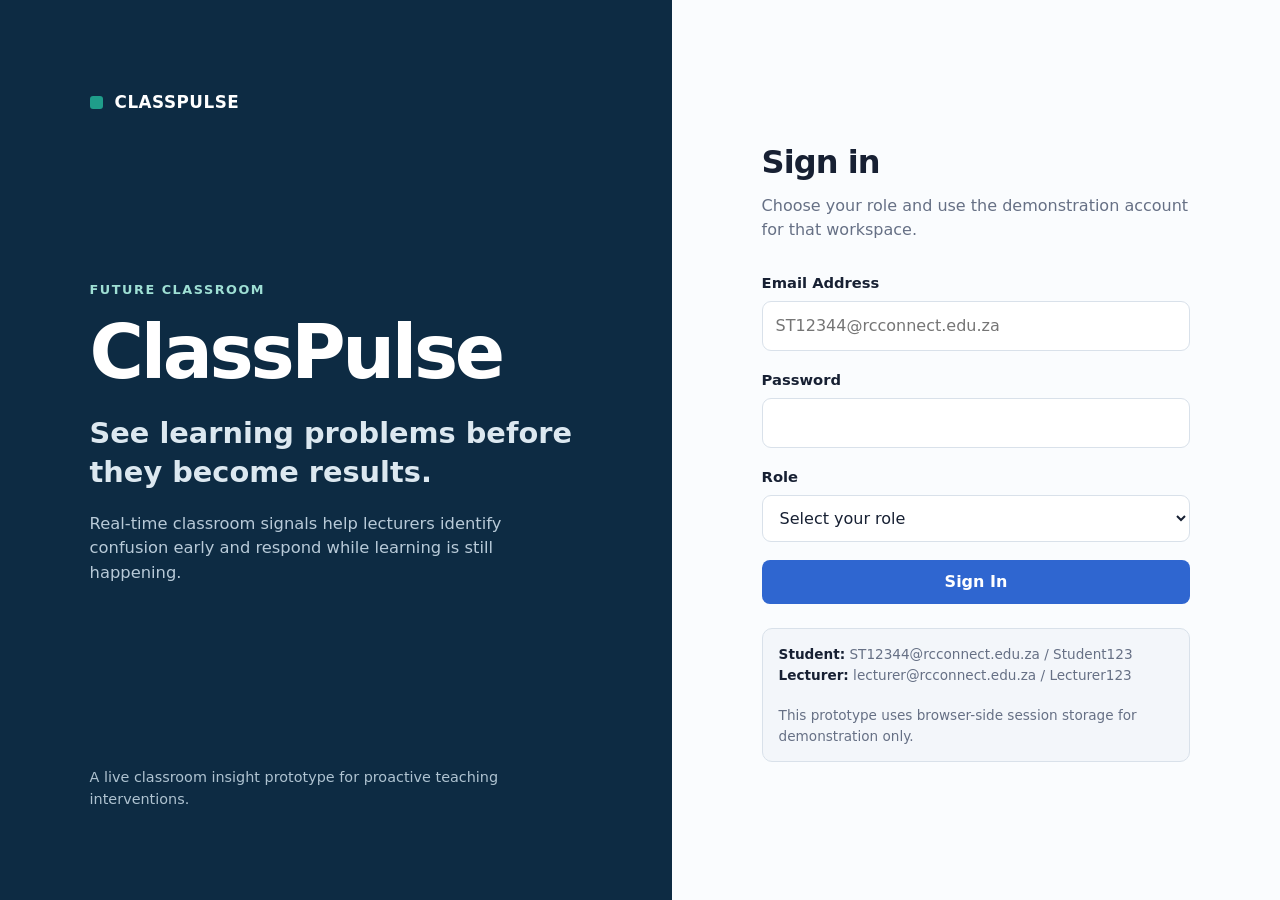
<file: index.html>
<!DOCTYPE html>
<html lang="en">
<head><meta charset="UTF-8"><meta name="viewport" content="width=device-width,initial-scale=1.0"><title>ClassPulse | Sign In</title><link rel="stylesheet" href="css/styles.css"></head>
<body data-role="public">
<a class="skip-link" href="#loginForm">Skip to sign in</a>
<main class="login-page">
  <section class="login-brand" aria-labelledby="brandTitle">
    <div class="brand-mark"><span class="brand-dot"></span> CLASSPULSE</div>
    <div class="login-hero">
      <div class="eyebrow">Future Classroom</div>
      <h1 id="brandTitle">ClassPulse</h1>
      <h2>See learning problems before they become results.</h2>
      <p>Real-time classroom signals help lecturers identify confusion early and respond while learning is still happening.</p>
    </div>
    <div class="login-meta">A live classroom insight prototype for proactive teaching interventions.</div>
  </section>
  <section class="login-panel">
    <div class="login-card">
      <h2>Sign in</h2><p>Choose your role and use the demonstration account for that workspace.</p>
      <form id="loginForm" novalidate>
        <div class="form-group"><label for="email">Email Address</label><input class="form-control" id="email" type="email" autocomplete="username" placeholder="ST12344@rcconnect.edu.za" required></div>
        <div class="form-group"><label for="password">Password</label><input class="form-control" id="password" type="password" autocomplete="current-password" required></div>
        <div class="form-group"><label for="role">Role</label><select class="form-control" id="role" required><option value="">Select your role</option><option value="Student">Student</option><option value="Lecturer">Lecturer</option></select></div>
        <div class="inline-error" id="loginError" role="alert"></div>
        <button class="btn btn-primary btn-block" type="submit">Sign In</button>
      </form>
      <div class="demo-box"><strong>Student:</strong> ST12344@rcconnect.edu.za / Student123<br><strong>Lecturer:</strong> lecturer@rcconnect.edu.za / Lecturer123<br><br>This prototype uses browser-side session storage for demonstration only.</div>
    </div>
  </section>
</main>
<script src="js/app.js"></script><script src="js/auth.js"></script>
</body></html>
</file>
<file: css/styles.css>
/* ClassPulse shared styles */
:root {
  --navy-dark: #0D2B43;
  --navy: #123A5A;
  --blue: #2F66D0;
  --teal: #1F9D8A;
  --green: #1E8E63;
  --amber: #D99016;
  --red: #D94B4B;
  --bg: #F3F6FA;
  --white: #FFFFFF;
  --text: #172033;
  --muted: #667085;
  --border: #D9E1EA;
  --shadow: 0 10px 30px rgba(13, 43, 67, 0.08);
  --radius: 14px;
  --sidebar: 250px;
}

* { box-sizing: border-box; }
html { scroll-behavior: smooth; }
body {
  margin: 0;
  font-family: Inter, ui-sans-serif, system-ui, -apple-system, BlinkMacSystemFont, "Segoe UI", sans-serif;
  color: var(--text);
  background: var(--bg);
  line-height: 1.5;
}
button, input, select, textarea { font: inherit; }
button, a, select, input, textarea { outline: none; }
a { color: inherit; text-decoration: none; }
button { border: 0; }
button, .button, .nav-link, .choice-card { -webkit-tap-highlight-color: transparent; }
button:focus-visible, a:focus-visible, input:focus-visible, select:focus-visible, textarea:focus-visible {
  outline: 3px solid rgba(47,102,208,.25);
  outline-offset: 2px;
}

.skip-link { position: absolute; left: -9999px; top: 0; }
.skip-link:focus { left: 12px; top: 12px; background: #fff; padding: 10px 14px; z-index: 9999; border-radius: 8px; }

/* Login */
.login-page { min-height: 100vh; display: grid; grid-template-columns: minmax(0, 1.05fr) minmax(420px, .95fr); background: var(--white); }
.login-brand { background: var(--navy-dark); color: white; padding: clamp(42px, 7vw, 96px); display: flex; flex-direction: column; justify-content: space-between; min-height: 100vh; }
.brand-mark { display: inline-flex; align-items: center; gap: 12px; font-weight: 800; letter-spacing: .03em; font-size: 1.05rem; }
.brand-dot { width: 13px; height: 13px; background: var(--teal); border-radius: 3px; display: inline-block; }
.login-hero { max-width: 690px; }
.login-hero .eyebrow { color: #9EDFD4; font-weight: 700; text-transform: uppercase; letter-spacing: .12em; font-size: .8rem; margin-bottom: 18px; }
.login-hero h1 { font-size: clamp(2.8rem, 5.8vw, 5.5rem); line-height: .98; margin: 0 0 24px; letter-spacing: -.045em; }
.login-hero h2 { font-size: clamp(1.2rem, 2.3vw, 1.8rem); font-weight: 600; line-height: 1.35; max-width: 620px; margin: 0 0 20px; color: #DCE8F0; }
.login-hero p { color: #B8CAD8; font-size: 1.02rem; max-width: 610px; }
.login-meta { color: #AFC3D1; font-size: .9rem; }
.login-panel { display: flex; align-items: center; justify-content: center; padding: 50px 7vw; background: #FAFCFE; }
.login-card { width: min(470px, 100%); }
.login-card h2 { margin: 0 0 8px; font-size: 2rem; letter-spacing: -.03em; }
.login-card > p { margin: 0 0 30px; color: var(--muted); }
.form-group { margin-bottom: 18px; }
.form-group label { display: block; margin-bottom: 7px; font-weight: 700; font-size: .92rem; }
.form-control { width: 100%; border: 1px solid var(--border); background: white; border-radius: 9px; padding: 12px 13px; min-height: 46px; color: var(--text); transition: border-color .2s, box-shadow .2s; }
.form-control:hover { border-color: #B7C3D0; }
.form-control:focus { border-color: var(--blue); box-shadow: 0 0 0 3px rgba(47,102,208,.12); }
textarea.form-control { min-height: 108px; resize: vertical; }
.form-hint { color: var(--muted); font-size: .84rem; margin-top: 6px; }
.inline-error { min-height: 24px; color: #B42318; background: #FEF3F2; border: 1px solid #FECACA; border-radius: 8px; padding: 9px 11px; font-size: .9rem; margin: 4px 0 14px; display: none; }
.inline-error.show { display: block; }
.demo-box { margin-top: 24px; padding: 15px 16px; border: 1px solid var(--border); background: var(--bg); border-radius: 10px; font-size: .85rem; color: var(--muted); }
.demo-box strong { color: var(--text); }

/* Buttons */
.btn { display: inline-flex; align-items: center; justify-content: center; gap: 8px; min-height: 42px; padding: 10px 16px; border-radius: 8px; font-weight: 700; cursor: pointer; transition: transform .12s ease, background .2s, border-color .2s, opacity .2s; }
.btn:hover { transform: translateY(-1px); }
.btn:active { transform: translateY(0); }
.btn-primary { color: white; background: var(--blue); }
.btn-primary:hover { background: #2559BD; }
.btn-secondary { color: var(--navy-dark); background: white; border: 1px solid var(--border); }
.btn-secondary:hover { border-color: #B4C0CE; background: #F8FAFC; }
.btn-success { color: white; background: var(--green); }
.btn-warning { color: #4B2A00; background: #F7E7C3; border: 1px solid #E6C778; }
.btn-danger { color: white; background: var(--red); }
.btn-block { width: 100%; }
.btn-small { min-height: 34px; padding: 7px 11px; font-size: .86rem; }
.btn[disabled] { cursor: not-allowed; opacity: .55; transform: none; }

/* App shell */
.app-shell { min-height: 100vh; }
.sidebar { position: fixed; inset: 0 auto 0 0; width: var(--sidebar); background: var(--navy-dark); color: white; padding: 22px 16px; z-index: 1000; display: flex; flex-direction: column; }
.sidebar-brand { display: flex; align-items: center; gap: 10px; font-size: 1.1rem; font-weight: 800; padding: 8px 10px 24px; border-bottom: 1px solid rgba(255,255,255,.12); }
.sidebar .brand-dot { flex: 0 0 auto; }
.sidebar-section { color: #88A1B3; font-size: .72rem; text-transform: uppercase; letter-spacing: .13em; font-weight: 800; padding: 26px 10px 9px; }
.sidebar-nav { display: grid; gap: 5px; }
.nav-link { display: flex; align-items: center; gap: 11px; min-height: 43px; padding: 10px 12px; border-radius: 8px; color: #CFDCE5; font-weight: 650; font-size: .94rem; cursor: pointer; }
.nav-link:hover { color: white; background: rgba(255,255,255,.07); }
.nav-link.active { background: #1C4665; color: white; box-shadow: inset 3px 0 0 var(--teal); }
.nav-icon { width: 20px; height: 20px; display: inline-flex; align-items: center; justify-content: center; font-size: .9rem; color: #AFC3D1; }
.sidebar-footer { margin-top: auto; border-top: 1px solid rgba(255,255,255,.12); padding-top: 16px; }
.sidebar-footer .nav-link { width: 100%; background: transparent; border: 0; text-align: left; }
.main-area { margin-left: var(--sidebar); min-height: 100vh; }
.topbar { height: 70px; background: white; border-bottom: 1px solid var(--border); display: flex; align-items: center; justify-content: space-between; padding: 0 30px; position: sticky; top: 0; z-index: 900; }
.topbar-left { display: flex; align-items: center; gap: 12px; min-width: 0; }
.topbar-title { font-weight: 800; white-space: nowrap; overflow: hidden; text-overflow: ellipsis; }
.session-pill { display: inline-flex; align-items: center; gap: 7px; padding: 6px 9px; background: #ECFDF3; color: #067647; border: 1px solid #ABEFC6; border-radius: 999px; font-size: .78rem; font-weight: 800; }
.session-pill::before { content: ""; width: 7px; height: 7px; border-radius: 50%; background: var(--green); }
.user-chip { color: var(--muted); font-size: .88rem; text-align: right; }
.user-chip strong { display: block; color: var(--text); }
.menu-toggle { display: none; width: 42px; height: 42px; border-radius: 8px; border: 1px solid var(--border); background: white; cursor: pointer; font-size: 1.1rem; }
.page { padding: 30px; max-width: 1500px; margin: 0 auto; }
.page-heading { display: flex; align-items: flex-end; justify-content: space-between; gap: 20px; margin-bottom: 24px; }
.page-heading h1 { margin: 0; font-size: clamp(1.7rem, 2.4vw, 2.45rem); letter-spacing: -.035em; }
.page-heading p { margin: 7px 0 0; color: var(--muted); }
.page-actions { display: flex; gap: 10px; flex-wrap: wrap; }

/* Cards, grids, metrics */
.card { background: white; border: 1px solid var(--border); border-radius: var(--radius); padding: 22px; box-shadow: 0 2px 8px rgba(13,43,67,.025); }
.card h2, .card h3 { margin-top: 0; }
.card h2 { font-size: 1.18rem; }
.card h3 { font-size: 1rem; }
.grid { display: grid; gap: 18px; }
.grid-2 { grid-template-columns: repeat(2, minmax(0, 1fr)); }
.grid-3 { grid-template-columns: repeat(3, minmax(0, 1fr)); }
.grid-4 { grid-template-columns: repeat(4, minmax(0, 1fr)); }
.metric { padding: 18px; border-radius: 11px; border: 1px solid var(--border); background: #fff; }
.metric-label { color: var(--muted); font-size: .78rem; font-weight: 800; text-transform: uppercase; letter-spacing: .09em; }
.metric-value { font-size: 2rem; line-height: 1.15; font-weight: 850; margin: 7px 0 2px; letter-spacing: -.04em; }
.metric-sub { color: var(--muted); font-size: .85rem; }
.metric.understand { border-top: 3px solid var(--green); }
.metric.unsure { border-top: 3px solid var(--amber); }
.metric.stuck { border-top: 3px solid var(--red); }
.metric.responded { border-top: 3px solid var(--blue); }
.muted { color: var(--muted); }
.small { font-size: .86rem; }
.section-space { margin-top: 20px; }

/* Student */
.student-shell { max-width: 1180px; margin: 0 auto; min-height: 100vh; padding: 0 24px 34px; }
.student-topbar { height: 76px; display: flex; align-items: center; justify-content: space-between; border-bottom: 1px solid var(--border); margin-bottom: 30px; }
.student-nav { display: flex; align-items: center; gap: 7px; }
.student-nav a, .student-nav button { border: 0; background: transparent; padding: 8px 10px; border-radius: 7px; cursor: pointer; font-weight: 700; color: var(--muted); }
.student-nav a.active, .student-nav a:hover, .student-nav button:hover { color: var(--navy-dark); background: #EAF0F6; }
.student-brand { display: flex; align-items: center; gap: 10px; font-weight: 850; color: var(--navy-dark); }
.class-banner { background: var(--navy-dark); color: white; border-radius: 16px; padding: 25px; display: grid; grid-template-columns: 1.5fr .8fr .6fr; gap: 22px; align-items: center; }
.class-banner h1 { margin: 2px 0 5px; font-size: 1.65rem; }
.class-banner p { margin: 0; color: #C8D7E2; }
.class-label { color: #9EDFD4; text-transform: uppercase; letter-spacing: .1em; font-size: .75rem; font-weight: 800; }
.status-live { display: inline-flex; align-items: center; gap: 7px; color: #B9F4D8; font-weight: 800; }
.status-live::before { content: ""; width: 8px; height: 8px; background: #38D996; border-radius: 50%; }
.pulse-card { margin-top: 20px; }
.pulse-card h2 { font-size: 1.45rem; margin-bottom: 4px; }
.pulse-card > p { margin-top: 0; color: var(--muted); }
.choice-grid { display: grid; grid-template-columns: repeat(3, minmax(0, 1fr)); gap: 14px; margin: 20px 0 24px; }
.choice-card { position: relative; border: 2px solid var(--border); border-radius: 12px; background: white; text-align: left; padding: 18px; min-height: 134px; cursor: pointer; transition: border-color .2s, background .2s, transform .15s; }
.choice-card:hover { transform: translateY(-2px); border-color: #BAC7D4; }
.choice-title { font-weight: 850; font-size: 1.03rem; margin-bottom: 8px; }
.choice-copy { color: var(--muted); font-size: .9rem; }
.choice-card.selected { border-color: var(--blue); background: #F4F7FE; box-shadow: 0 0 0 3px rgba(47,102,208,.08); }
.choice-card.selected::after { content: "✓ Selected"; position: absolute; top: 12px; right: 12px; color: #1E4FA7; background: #E4ECFD; border-radius: 999px; padding: 3px 7px; font-size: .72rem; font-weight: 800; }
.choice-card[data-status="understand"].selected { border-color: var(--green); background: #F1FBF6; }
.choice-card[data-status="understand"].selected::after { color: #067647; background: #DCFCE7; }
.choice-card[data-status="unsure"].selected { border-color: var(--amber); background: #FFF9EE; }
.choice-card[data-status="unsure"].selected::after { color: #8B5705; background: #FFF0CC; }
.choice-card[data-status="stuck"].selected { border-color: var(--red); background: #FFF5F5; }
.choice-card[data-status="stuck"].selected::after { color: #B42318; background: #FEE4E2; }
.form-row { display: grid; grid-template-columns: 1fr 1fr; gap: 18px; }
.confirmation { max-width: 760px; margin: 70px auto; }
.confirmation-icon { width: 56px; height: 56px; border-radius: 50%; display: grid; place-items: center; background: #E8F7F0; color: var(--green); font-size: 1.6rem; font-weight: 900; margin-bottom: 18px; }
.summary-list { display: grid; gap: 1px; background: var(--border); border: 1px solid var(--border); border-radius: 10px; overflow: hidden; margin: 22px 0; }
.summary-row { display: grid; grid-template-columns: 150px 1fr; gap: 15px; background: white; padding: 13px 15px; }
.summary-row strong { color: var(--muted); font-size: .88rem; }
.privacy-note { border-left: 4px solid var(--teal); background: #F0FBF9; padding: 14px 16px; border-radius: 0 9px 9px 0; color: #365D58; font-size: .9rem; }

/* Lecturer visualisations */
.progress-stack { display: grid; gap: 16px; }
.progress-row { display: grid; grid-template-columns: 110px minmax(0, 1fr) 54px; gap: 12px; align-items: center; }
.progress-label { font-weight: 700; font-size: .9rem; }
.progress-track { background: #EDF1F5; height: 10px; border-radius: 999px; overflow: hidden; }
.progress-fill { height: 100%; border-radius: inherit; transition: width .5s ease; }
.progress-fill.understand { background: var(--green); }
.progress-fill.unsure { background: var(--amber); }
.progress-fill.stuck { background: var(--red); }
.warning-panel { border: 1px solid #F3C9C9; border-left: 5px solid var(--red); background: #FFF8F8; border-radius: 12px; padding: 20px; }
.warning-kicker { color: #B42318; font-size: .75rem; letter-spacing: .1em; font-weight: 900; }
.warning-panel h2 { margin: 7px 0 5px; font-size: 1.35rem; }
.warning-panel p { margin: 6px 0; color: #5E3A3A; }
.recommendations { display: grid; gap: 12px; counter-reset: recommendation; }
.recommendation { display: grid; grid-template-columns: 36px 1fr auto; align-items: center; gap: 13px; padding: 14px; border: 1px solid var(--border); border-radius: 10px; }
.rec-number { width: 32px; height: 32px; display: grid; place-items: center; border-radius: 8px; background: #EAF0FB; color: var(--blue); font-weight: 850; }
.pattern-note { margin-top: 18px; padding: 12px 14px; background: #F4F7FB; border: 1px solid var(--border); border-radius: 9px; color: #405167; font-size: .9rem; }

/* Tables */
.table-wrap { overflow-x: auto; border: 1px solid var(--border); border-radius: 10px; }
table { width: 100%; border-collapse: collapse; min-width: 740px; background: white; }
th, td { padding: 13px 15px; border-bottom: 1px solid var(--border); text-align: left; vertical-align: middle; }
th { background: #F7F9FC; color: #465365; text-transform: uppercase; letter-spacing: .045em; font-size: .74rem; }
td { font-size: .9rem; }
tbody tr:last-child td { border-bottom: 0; }
tbody tr:hover { background: #FAFBFD; }
.status-badge { display: inline-flex; padding: 4px 8px; border-radius: 999px; font-weight: 800; font-size: .76rem; }
.status-badge.understand { background: #E7F6EF; color: #12704C; }
.status-badge.unsure { background: #FFF3D6; color: #9B6208; }
.status-badge.stuck { background: #FDE9E7; color: #B42318; }

/* Intervention */
.timer-panel { text-align: center; padding: 26px; background: var(--navy-dark); color: white; border-radius: 14px; }
.timer-label { color: #AFC3D1; font-size: .8rem; text-transform: uppercase; letter-spacing: .1em; font-weight: 800; }
.timer { font-size: clamp(3rem, 7vw, 5.8rem); line-height: 1; font-variant-numeric: tabular-nums; font-weight: 850; letter-spacing: -.06em; margin: 16px 0; }
.timer-status { color: #CFE0EB; min-height: 24px; }
.intervention-steps { margin: 0; padding-left: 22px; }
.intervention-steps li { margin: 12px 0; }
.success-banner { display: none; border: 1px solid #A7E4C8; background: #EFFCF5; color: #146A4B; padding: 14px 16px; border-radius: 10px; margin-top: 16px; font-weight: 700; }
.success-banner.show { display: block; }

/* Settings */
.setting-row { display: grid; grid-template-columns: 1fr auto; gap: 18px; padding: 18px 0; border-bottom: 1px solid var(--border); align-items: center; }
.setting-row:last-child { border-bottom: 0; }
.setting-copy h3 { margin: 0 0 3px; }
.setting-copy p { margin: 0; color: var(--muted); font-size: .9rem; }
.switch { position: relative; display: inline-block; width: 48px; height: 26px; }
.switch input { opacity: 0; width: 0; height: 0; }
.slider { position: absolute; inset: 0; cursor: pointer; background: #CBD5E1; border-radius: 999px; transition: .2s; }
.slider::before { content: ""; position: absolute; width: 20px; height: 20px; left: 3px; top: 3px; background: white; border-radius: 50%; box-shadow: 0 1px 3px rgba(0,0,0,.2); transition: .2s; }
.switch input:checked + .slider { background: var(--green); }
.switch input:checked + .slider::before { transform: translateX(22px); }
.settings-message { min-height: 24px; color: #146A4B; font-weight: 700; margin-top: 14px; }

/* Summary */
.timeline { display: grid; gap: 0; margin-top: 12px; }
.timeline-item { position: relative; display: grid; grid-template-columns: 90px 18px 1fr; gap: 11px; min-height: 62px; }
.timeline-dot { width: 11px; height: 11px; border-radius: 50%; background: var(--blue); margin-top: 5px; position: relative; z-index: 2; }
.timeline-item:not(:last-child) .timeline-dot::after { content: ""; position: absolute; width: 2px; background: var(--border); left: 4px; top: 11px; height: 51px; }
.timeline-time { font-weight: 850; color: var(--navy); }
.timeline-copy { font-weight: 650; }
.outcome { display: inline-flex; align-items: center; gap: 7px; background: #E8F7F0; color: #14704F; border-radius: 999px; padding: 6px 10px; font-weight: 800; }

.toast { position: fixed; right: 22px; bottom: 22px; z-index: 3000; background: var(--navy-dark); color: white; padding: 12px 15px; border-radius: 9px; box-shadow: var(--shadow); opacity: 0; transform: translateY(12px); pointer-events: none; transition: .25s; max-width: 360px; }
.toast.show { opacity: 1; transform: translateY(0); }

@media (max-width: 1100px) {
  .grid-4 { grid-template-columns: repeat(2, minmax(0,1fr)); }
  .class-banner { grid-template-columns: 1.2fr .8fr; }
  .class-banner > :last-child { grid-column: span 2; }
}

@media (max-width: 900px) {
  .login-page { grid-template-columns: 1fr; }
  .login-brand { min-height: auto; padding: 42px 28px; gap: 55px; }
  .login-panel { padding: 42px 26px 60px; }
  .sidebar { transform: translateX(-100%); transition: transform .25s ease; box-shadow: 12px 0 30px rgba(13,43,67,.2); }
  .sidebar.open { transform: translateX(0); }
  .main-area { margin-left: 0; }
  .menu-toggle { display: inline-grid; place-items: center; }
  .topbar { padding: 0 18px; }
  .page { padding: 24px 18px; }
  .grid-3 { grid-template-columns: 1fr 1fr; }
  .choice-grid { grid-template-columns: 1fr; }
  .student-topbar { align-items: flex-start; height: auto; padding: 18px 0; gap: 14px; }
  .student-topbar, .student-nav { flex-wrap: wrap; }
}

@media (max-width: 700px) {
  .grid-2, .grid-3, .grid-4, .form-row { grid-template-columns: 1fr; }
  .page-heading { align-items: flex-start; flex-direction: column; }
  .class-banner { grid-template-columns: 1fr; }
  .class-banner > :last-child { grid-column: auto; }
  .recommendation { grid-template-columns: 34px 1fr; }
  .recommendation .btn { grid-column: 2; justify-self: start; }
  .progress-row { grid-template-columns: 90px minmax(0,1fr) 45px; gap: 8px; }
  .student-shell { padding: 0 16px 28px; }
  .summary-row { grid-template-columns: 1fr; gap: 3px; }
  .user-chip { display: none; }
}
</file>
